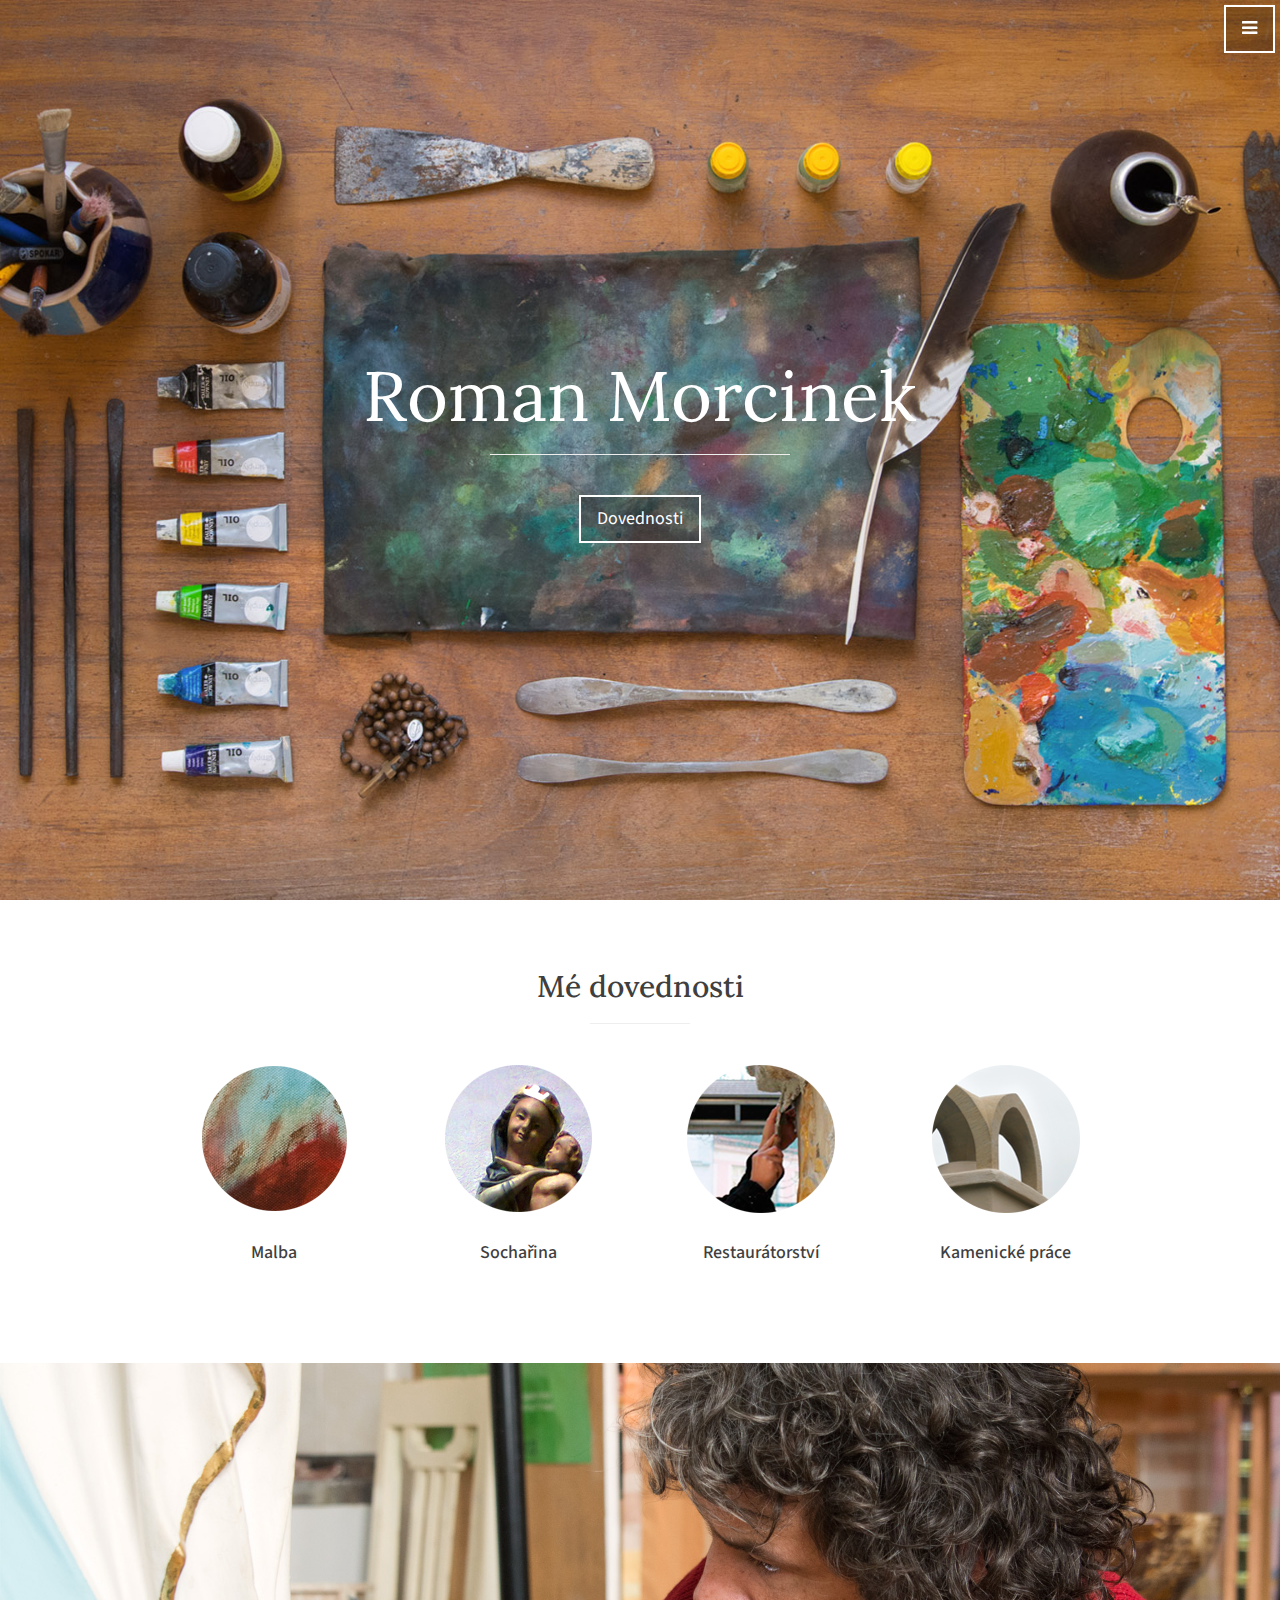
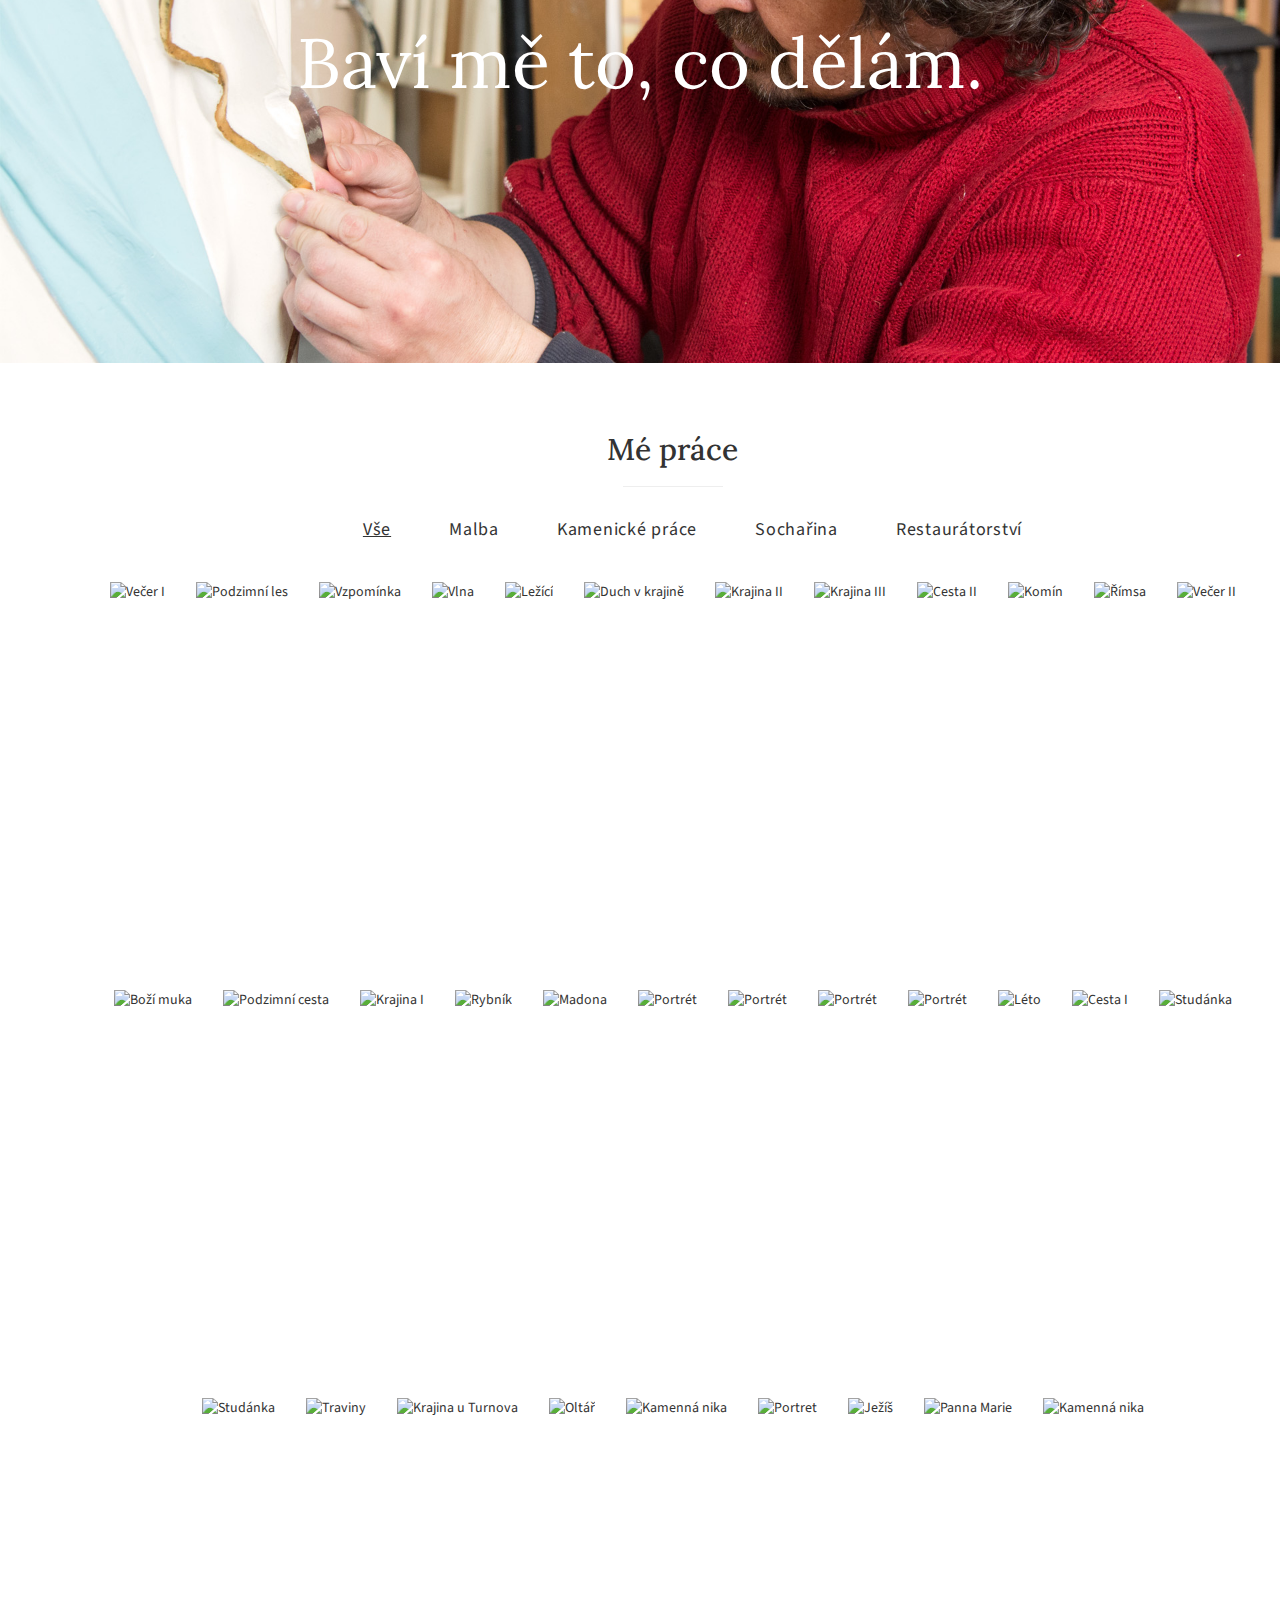
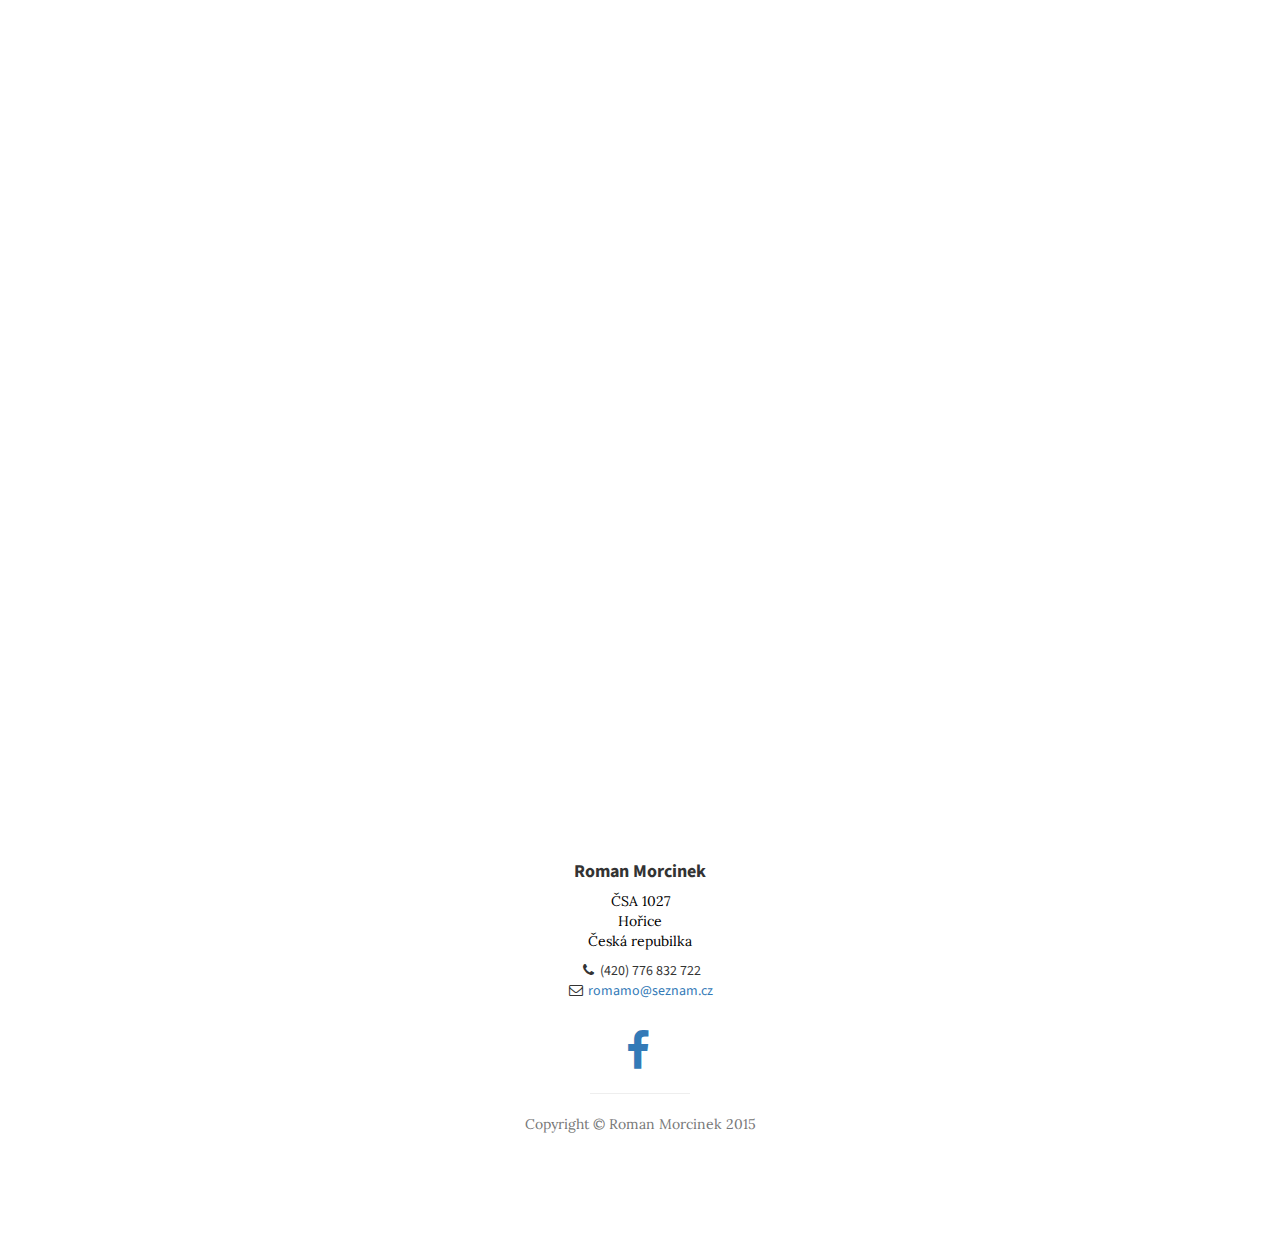
<file: index.html>
<!DOCTYPE html>
<html lang="en">

<head>

    <meta charset="utf-8">
    <meta http-equiv="X-UA-Compatible" content="IE=edge">
    <meta name="viewport" content="width=device-width, initial-scale=1">
    <meta name="description" content="">
    <meta name="author" content="">

    <title>Roman Morcinek</title>

    <!-- Bootstrap Core CSS -->
    <link href="css/bootstrap.min.css" rel="stylesheet">

    <!-- ColorBox CSS -->
    <link href="css/colorbox.css" rel="stylesheet">

    <!-- Custom CSS -->
    <link href="css/stylish-portfolio.css" rel="stylesheet">
    <link href="css/lightcase.css" rel="stylesheet">

    <!-- Custom Fonts -->
    <link href="font-awesome/css/font-awesome.min.css" rel="stylesheet" type="text/css">

    <link href="http://fonts.googleapis.com/css?family=Source+Sans+Pro:300,400,700,300italic,400italic,700italic"
          rel="stylesheet" type="text/css">

    <link href='http://fonts.googleapis.com/css?family=Lora:400,400italic&amp;subset=latin-ext' rel='stylesheet'
          type='text/css'>

    <script src="js/jquery.js"></script>
    <script src="js/jQuery.loadScroll.js"></script>
    <script src="js/jquery.colorbox.js"></script>
    <script src="js/CustomColorBoxControl.js"></script>
    <script>
        $(function () {
            $('img').loadScroll(500);
        });
    </script>


    <!-- HTML5 Shim and Respond.js IE8 support of HTML5 elements and media queries -->
    <!-- WARNING: Respond.js doesn't work if you view the page via file:// -->
    <!--[if lt IE 9]>
    <script src="https://oss.maxcdn.com/libs/html5shiv/3.7.0/html5shiv.js"></script>
    <script src="https://oss.maxcdn.com/libs/respond.js/1.4.2/respond.min.js"></script>

    <![endif]-->

</head>

<body>

<!-- Navigation -->
<a id="menu-toggle" href="#" class="btn btn-dark btn-lg toggle"><i class="fa fa-bars"></i></a>

<nav id="sidebar-wrapper">

    <ul class="sidebar-nav">
        <a id="menu-close" href="#" class="btn btn-light btn-lg pull-right toggle"><i class="fa fa-times"></i></a>
        <li class="sidebar-brand">
            <a href="#top">Roman Morcinek</a>
        </li>
        <hr id="podmenu">
        <li>
            <a href="#services">Dovednosti</a>
        </li>
        <li>
            <a href="#portfolio">Portfolio</a>
        </li>
        <li>
            <a href="#contact">Kontakt</a>
        </li>
    </ul>
</nav>

<!-- Header -->
<header id="top" class="header">
    <div class="text-vertical-center">
        <h1>Roman Morcinek</h1>
        <hr class="medium">
        <br>
        <a href="#services" class="btn btn-dark btn-lg">Dovednosti</a>
    </div>
</header>
<!--
 <section id="about" class="about">
     <div class="container">
         <div class="row">
             <div class="col-lg-12 text-center">
                 <h2>Jsem umělcem na volné noze.</h2>
                 <p class="lead">Zabývám se malbou, restaurátorstvím, sochařinou a kamenictvím.</a></p>
             </div>
         </div>
        /.row
     </div>
      /.container
 </section> -->


<!-- Services -->

<section id="services" class="services bg-primary">
    <div class="container">
        <div class="row text-center">
            <div class="col-lg-10 col-lg-offset-1">
                <h2>Mé dovednosti</h2>
                <hr class="small">
                <br>

                <div class="row">
                    <div class="col-md-3 col-sm-6">
                        <div class="service-item">
                            <img src="img/foto6.png" alt="Malba">
                            <br>
                            <br>
                            <h4>
                                Malba
                            </h4>

                            
                        </div>
                    </div>

                    <div class="col-md-3 col-sm-6">
                        <div class="service-item">
                            <img src="img/soch.png" alt="Sochařina">
                            <br>
                            <br>
                            <h4>
                               Sochařina
                            </h4>

                            
                            <!--<a href="img/bg.jpg" data-rel="lightcase" title="Your title">Your link description or thumb</a> -->
                        </div>
                    </div>

                    <div class="col-md-3 col-sm-6">
                        <div class="service-item">
                            <img src="img/rest.png" alt="Restaurátorství">
                            <br>
                            <br>
                            <h4>
                                Restaurátorství
                            </h4>

                           

                        </div>
                    </div>

                    <div class="col-md-3 col-sm-6">
                        <div class="service-item">
                            <img src="img/kamen.png" alt="Kamenictví">
                            <br>
                            <br>
                            <h4>
                               Kamenické práce
                            </h4>

                         
                        </div>
                    </div>
                </div>
                <!-- /.row (nested) -->
            </div>
            <!-- /.col-lg-10 -->
        </div>
        <!-- /.row -->
    </div>
    <!-- /.container -->
</section>

<!-- Callout -->
<aside class="callout">
    <div class="text-vertical-center">
        <h1>Baví mě to, co dělám.</h1>
    </div>
</aside>

<section id="portfolio">
    <div class="container gallery">

        <h2>Mé práce</h2>
        <hr class="small">
        <ul id="filters">
            <li class="filter " data-filter="all">Vše</li>
            <li class="filter " data-filter=".malba">Malba</li>
            <li class="filter " data-filter=".kamen">Kamenické práce</li>
            <li class="filter " data-filter=".soch">Sochařina</li>
            <li class="filter " data-filter=".rest">Restaurátorství</li>
        </ul>

        <div id="Container">
            
			<div class="group-to-show-in-colorBox">
                <span class="hidden-title">Večer I</span>
			<div class="item mix bc malba"><img data-src="img/galery/malba/foto1.jpg" alt="Večer I">
                <div class="hover">Večer I</div>
            </div>
			</div>
			
            <div class="group-to-show-in-colorBox">
                <span class="hidden-title">Podzimní les</span>
			<div class="item mix bc malba"><img data-src="img/galery/malba/foto2.jpg" alt="Podzimní les">
                <div class="hover">Podzimní les</div>
            </div>
			</div>
			

            <div class="group-to-show-in-colorBox">
                <span class="hidden-title">Vzpomínka</span>
			<div class="item mix bc malba"><img data-src="img/galery/malba/foto3.jpg" alt="Vzpomínka">
                <div class="hover">Vzpomínka</div>
            </div>			
			</div>
			

            <div class="group-to-show-in-colorBox">
                <span class="hidden-title">Vlna</span>
			<div class="item mix bc soch"><img data-src="img/galery/soch/1.jpg" alt="Vlna">
                <div class="hover">Vlna</div>
            </div>
			</div>
		
		    <div class="group-to-show-in-colorBox">
                <span class="hidden-title">Ležící</span>
			<div class="item mix bc soch"><img data-src="img/galery/soch/lezici.jpg" alt="Ležící">
                <div class="hover">Ležící</div>
            </div>
			</div>
			

            <div class="group-to-show-in-colorBox">
                <span class="hidden-title">Duch v krajině</span>
			<div class="item mix bc malba"><img data-src="img/galery/malba/foto4.jpg" alt="Duch v krajině">
                <div class="hover">Duch v krajině</div>
            </div>
			</div>

            <div class="group-to-show-in-colorBox">
                <span class="hidden-title">Krajina II</span>
			<div class="item mix bc malba"><img data-src="img/galery/malba/foto5.jpg" alt="Krajina II">
                <div class="hover">Krajina II</div>
            </div>
							</div>

            <div class="group-to-show-in-colorBox">
                <span class="hidden-title">Krajina III</span>
			<div class="item mix bc malba"><img data-src="img/galery/malba/foto6.jpg" alt="Krajina III">
                <div class="hover">Krajina III</div>
            </div>
							</div>

            <div class="group-to-show-in-colorBox">
                <span class="hidden-title">Hřbitov</span>
			<div class="item mix bc malba"><img data-src="img/galery/malba/foto7.jpg" alt="Cesta II">
                <div class="hover">Hřbitov</div>
            </div>
							</div>

            <div class="group-to-show-in-colorBox">
                <span class="hidden-title">Kamenná čepice (gotika)</span>
			<div class="item mix bc kamen"><img data-src="img/galery/kam/1.jpg" alt="Komín">
                <div class="hover">Kamenná čepice (gotika)</div>
            </div>
							</div>
		
		   <div class="group-to-show-in-colorBox">
                <span class="hidden-title">Římsa</span>
			<div class="item mix bc kamen"><img data-src="img/galery/kam/rimsa.jpg" alt="Římsa">
                <div class="hover">Římsa</div>
            </div>
							</div>

            <div class="group-to-show-in-colorBox">
                <span class="hidden-title">Večer II</span>
			<div class="item mix bc malba"><img data-src="img/galery/malba/foto8.jpg" alt="Večer II">
                <div class="hover">Večer II</div>
            </div>
							</div>

            <div class="group-to-show-in-colorBox">
                <span class="hidden-title">Boží muka</span>
			<div class="item mix bc malba"><img data-src="img/galery/malba/foto9.jpg" alt="Boží muka">
                <div class="hover">Boží muka</div>
            </div>
							</div>

            <div class="group-to-show-in-colorBox">
                <span class="hidden-title">Podzimní cesta</span>
			<div class="item mix bc malba"><img data-src="img/galery/malba/foto10.jpg" alt="Podzimní cesta">
                <div class="hover">Podzimní cesta</div>
            </div>
							</div>

            <div class="group-to-show-in-colorBox">
                <span class="hidden-title">Krajina I</span>
			<div class="item mix bc malba"><img data-src="img/galery/malba/foto11.jpg" alt="Krajina I">
                <div class="hover">Krajina I</div>
            </div>
							</div>

            <div class="group-to-show-in-colorBox">
                <span class="hidden-title">Rybník</span>
			<div class="item mix bc malba"><img data-src="img/galery/malba/foto12.jpg" alt="Rybník">
                <div class="hover">Rybník</div>
            </div>
							</div>

            <div class="group-to-show-in-colorBox">
                <span class="hidden-title">Madona</span>
			<div class="item mix bc soch"><img data-src="img/galery/soch/2.jpg" alt="Madona">
                <div class="hover">Madona</div>
            </div>
							</div>
			
			  <div class="group-to-show-in-colorBox">
                <span class="hidden-title">Portrét</span>
			<div class="item mix bc soch"><img data-src="img/galery/soch/3.jpg" alt="Portrét">
                <div class="hover">Portrét</div>
            </div>
							</div>
			
			 <div class="group-to-show-in-colorBox">
                <span class="hidden-title">Pieta</span>
			<div class="item mix bc soch"><img data-src="img/galery/soch/6.jpg" alt="Portrét">
                <div class="hover">Pieta</div>
            </div>
							</div>
			
			  <div class="group-to-show-in-colorBox">
                <span class="hidden-title">Portrét</span>
			<div class="item mix bc soch"><img data-src="img/galery/soch/4.jpg" alt="Portrét">
                <div class="hover">Portrét</div>
            </div>
							</div>
			
			  <div class="group-to-show-in-colorBox">
                <span class="hidden-title">Portrét</span>
			<div class="item mix bc soch"><img data-src="img/galery/soch/5.jpg" alt="Portrét">
                <div class="hover">Portrét</div>
            </div>
							</div>

            <div class="group-to-show-in-colorBox">
                <span class="hidden-title">Léto</span>
			<div class="item mix bc malba"><img data-src="img/galery/malba/foto13.jpg" alt="Léto">
                <div class="hover">Léto</div>
            </div>
							</div>

            <div class="group-to-show-in-colorBox">
                <span class="hidden-title">Cesta I</span>
			<div class="item mix bc malba"><img data-src="img/galery/malba/foto14.jpg" alt="Cesta I">
                <div class="hover">Cesta I</div>
            </div>
							</div>

            <div class="group-to-show-in-colorBox">
                <span class="hidden-title">Kropenka na svěcenou vodu</span>
			<div class="item mix bc kamen"><img data-src="img/galery/kam/2.jpg" alt="Studánka">
                <div class="hover">Kropenka na svěcenou vodu</div>
            </div>
							</div>
			
			 <div class="group-to-show-in-colorBox">
                <span class="hidden-title">Erb</span>
			<div class="item mix bc kamen"><img data-src="img/galery/kam/3.jpg" alt="Studánka">
                <div class="hover">Erb</div>
            </div>
							</div>

            <div class="group-to-show-in-colorBox">
                <span class="hidden-title">Traviny</span>
			<div class="item mix bc malba"><img data-src="img/galery/malba/foto15.jpg" alt="Traviny">
                <div class="hover">Traviny</div>
            </div>
							</div>

            <div class="group-to-show-in-colorBox">
                <span class="hidden-title">Krajina u Turnova</span>
			<div class="item mix bc malba"><img data-src="img/galery/malba/foto16.jpg" alt="Krajina u Turnova">
                <div class="hover">Krajina u Turnova</div>
            </div>
							</div>

            <div class="group-to-show-in-colorBox">
                <span class="hidden-title">Panna Maria Rušánská</span>
			<div class="item mix bc rest"><img data-src="img/galery/rest/1.jpg" alt="Oltář">
			<div class="hover">Panna Maria Rušánská</div>
            </div> <!-- nevhodná fotka, vložit výslednou práci -->
							</div>
			
			<div class="group-to-show-in-colorBox">
                <span class="hidden-title">Náhrobek</span>
				<div class="item mix bc rest"><img data-src="img/galery/rest/6.jpg" alt="Kamenná nika"><div class="hover">Náhrobek</div>
				</div>
			</div>

            <div class="group-to-show-in-colorBox">
                <span class="hidden-title">Portrét</span>
			<div class="item mix bc kamen"><img data-src="img/galery/kam/portret.jpg" alt="Portret">
			<div class="hover">Portrét</div>
            </div>
			</div>
			
			<!--
            Tohle je způsob, jak něco zobrazit v lightboxu, aniž by to interferovalo s čímkoliv jiným.
            - tahle customizace colorboxu je složená ze struktury tagů tady v indexu, a
            - - ze souboru js/CustomColorBoxControl.js kterej dela vetsinu pozadovany funkcionality
            - - z uprav v souboru css/colorbox.css, kde jsou na konci stylopisy veci, ktery tohle tady pouziva

            - Jeden div s class="group-to-show-in-colorBox" == jedna skupina pod sebou zobrazených fotek.
            - <div class="item *"> se zobrazí v galerii
            - <div class="item-hidden"> se zobrazí jen v colorboxu ve své skupině
            - <span class="hidden-title"> umožňuje nastavit nadpis skupiny, zobrazí se až v lightboxu
            - <div class="hidden-desc"> umožňuje přidat fotce delší popis
            - je potřeba zachovat zanořenou strukturu
            - - group
            - - - group - hidden title
            - - - group - item
            - - - group - item - hover
            - - - group - item - hidden-desc
            - - - group - item-hidden
            - - - group - item-hidden - hover
            - - - group - item-hidden - hidden-desc


            - stylopis k temhle custom vecem je uplne na konci souboru css/colorbox.css
            -->
            <div class="group-to-show-in-colorBox">
                <span class="hidden-title">Ježíš Kristus – Křepice u Hustopečí</span>

                <div class="item mix bc soch"><img data-src="img/galery/soch/22.jpg" alt="Ježíš">

                    <div class="hover">Ježíš Kristus – Křepice</div>
                    <div class="hidden-desc">Vypracování sochy
                    </div>
                </div>

               <div class="item-hidden"><img data-src="img/galery/soch/jezis/14.JPG" alt="Ježíš">
					<div class="hover">Hlava</div>
                    <div class="hidden-desc">
                    </div>
                </div>
				
				 <div class="item-hidden"><img data-src="img/galery/soch/jezis/16.jpg" alt="Ježíš">
					<div class="hover">Trup</div>
                    <div class="hidden-desc">
                    </div>
                </div>
				
				<div class="item-hidden"><img data-src="img/galery/soch/jezis/2.jpg" alt="Ježíš">
					<div class="hover">Tělo</div>
                    <div class="hidden-desc">
                    </div>
                </div>
           
				<div class="item-hidden"><img data-src="img/galery/soch/jezis/20.jpg" alt="Ježíš">
					<div class="hover">Realizace</div>
                    <div class="hidden-desc">
                    </div>
                </div>
			
			</div>
            

            <div class="group-to-show-in-colorBox">
                <span class="hidden-title">Panna Marie</span>
                    <div class="item mix bc rest"><img data-src="img/galery/rest/5.jpg" alt="Panna Marie">
                         <div class="hover">Panna Marie</div>
                    </div>
             </div>

            <div class="group-to-show-in-colorBox">
                <span class="hidden-title">Kamenná nika</span>
				<div class="item mix bc rest"><img data-src="img/galery/rest/nika.jpg" alt="Kamenná nika"><div class="hover">Kamenná nika</div>
				</div>
			</div>

        </div>
    </div>
</section>


<!-- Map -->
<section id="contact" class="map">
    <iframe class="mapa"
            src="https://www.google.com/maps/embed?pb=!1m18!1m12!1m3!1d2544.5881523650587!2d15.629093499999987!3d50.37423359999998!2m3!1f0!2f0!3f0!3m2!1i1024!2i768!4f13.1!3m3!1m2!1s0x470e9c7ffe796307%3A0xeb91a28ce2b1d1a7!2zxIxzbC4gYXJtw6FkeSAxMDI3LCA1MDggMDEgSG_FmWljZQ!5e0!3m2!1scs!2scz!4v1428142345418"></iframe>
    <br/>
    <!-- <small>
         <a href="https://maps.google.com/maps?f=q&amp;source=embed&amp;hl=en&amp;geocode=&amp;q=Twitter,+Inc.,+Market+Street,+San+Francisco,+CA&amp;aq=0&amp;oq=twitter&amp;sll=28.659344,-81.187888&amp;sspn=0.128789,0.264187&amp;ie=UTF8&amp;hq=Twitter,+Inc.,+Market+Street,+San+Francisco,+CA&amp;t=m&amp;z=15&amp;iwloc=A"></a>
     </small>
     </iframe> -->
</section>

<!-- Footer -->
<footer>
    <div class="container">
        <div class="row">
            <div class="col-lg-10 col-lg-offset-1 text-center">
                <h4><strong>Roman Morcinek</strong>
                </h4>

                <p>ČSA 1027<br>Hořice <br> Česká repubilka</p>
                <ul class="list-unstyled">
                    <li><i class="fa fa-phone fa-fw"></i> (420) 776 832 722</li>
                    <li><i class="fa fa-envelope-o fa-fw"></i>
                        <a href="mailto:romamo@seznam.cz">romamo@seznam.cz</a>
                    </li>
                </ul>
                <br>
                <ul class="list-inline">
                    <li>
                        <a href="#"><i class="fa fa-facebook fa-fw fa-3x"></i></a>
                    </li>

                </ul>
                <hr class="small">
                <p class="text-muted">Copyright &copy; Roman Morcinek 2015</p>
            </div>
        </div>
    </div>
</footer>

<!-- jQuery -->


<!-- Bootstrap Core JavaScript
<script src="js/bootstrap.min.js"></script> -->

<!-- Custom Theme JavaScript -->

<script src="js/menu.js"></script>
<script src="js/mixitup.js"></script>
<script src="js/script.js"></script>
<!-- <script type="text/javascript" src="js/lightcase.min.js"></script>

<script type="text/javascript">
 jQuery(document).ready(function($) {
     $('a[data-rel^=lightcase]').lightcase();
 });
</script>
-->


</body>

</html>
</file>
<file: css/colorbox.css>
/*
    Colorbox Core Style:
    The following CSS is consistent between example themes and should not be altered.
*/
#colorbox, #cboxOverlay, #cboxWrapper {
    position: absolute;
    top: 0;
    left: 0;
    z-index: 9999;
    overflow: hidden;
    -webkit-transform: translate3d(0, 0, 0);
}

#cboxWrapper {
    max-width: none;
}

#cboxOverlay {
    position: fixed;
    width: 100%;
    height: 100%;
}

#cboxMiddleLeft, #cboxBottomLeft {
    clear: left;
}

#cboxContent {
    position: relative;
}

#cboxLoadedContent {
    overflow: auto;
    -webkit-overflow-scrolling: touch;
}

#cboxTitle {
    margin: 0;
}

#cboxLoadingOverlay, #cboxLoadingGraphic {
    position: absolute;
    top: 0;
    left: 0;
    width: 100%;
    height: 100%;
}

#cboxPrevious, #cboxNext, #cboxClose, #cboxSlideshow {
    cursor: pointer;
}

.cboxPhoto {
    float: left;
    margin: auto;
    border: 0;
    display: block;
    max-width: none;
    -ms-interpolation-mode: bicubic;
}

.cboxIframe {
    width: 100%;
    height: 100%;
    display: block;
    border: 0;
    padding: 0;
    margin: 0;
}

#colorbox, #cboxContent, #cboxLoadedContent {
    box-sizing: content-box;
    -moz-box-sizing: content-box;
    -webkit-box-sizing: content-box;
}

/* 
    User Style:
    Change the following styles to modify the appearance of Colorbox.  They are
    ordered & tabbed in a way that represents the nesting of the generated HTML.
*/
#cboxOverlay {
    /*background: url(../img/overlay.png) repeat 0 0;
    opacity: 0.9;
    filter: alpha(opacity=90);*/
    background-color: rgba(230, 230, 230, 0.75);
}

#colorbox {
    outline: 0;
}

#cboxContent {
    background: #fff;
    overflow: hidden;
}

.cboxIframe {
    background: #fff;
}

#cboxError {
    padding: 50px;
    border: 1px solid #ccc;
}

#cboxLoadedContent {
    margin-bottom: 0.5em;
    text-align: center;
}

#cboxTitle {
    position: absolute;
    bottom: 4px;
    left: 0;
    text-align: center;
    width: 100%;
    color: #949494;
}

#cboxCurrent {
    position: absolute;
    bottom: 4px;
    left: 58px;
    color: #949494;
}

#cboxLoadingOverlay {
    background: url(../img/loading_background.png) no-repeat center center;
}

#cboxLoadingGraphic {
    background: url(../img/loading.gif) no-repeat center center;
}

/* these elements are buttons, and may need to have additional styles reset to avoid unwanted base styles */
#cboxPrevious, #cboxNext, #cboxSlideshow, #cboxClose {
    border: 0;
    padding: 0;
    margin: 0;
    overflow: visible;
    width: auto;
    background: none;
}

/* avoid outlines on :active (mouseclick), but preserve outlines on :focus (tabbed navigating) */
#cboxPrevious:active, #cboxNext:active, #cboxSlideshow:active, #cboxClose:active {
    outline: 0;
}

#cboxSlideshow {
    position: absolute;
    bottom: 4px;
    right: 30px;
    color: #0092ef;
}

#cboxPrevious {
    position: absolute;
    bottom: 0;
    left: 0;
    background: url(../img/controls.png) no-repeat -75px 0;
    width: 25px;
    height: 25px;
    text-indent: -9999px;
}

#cboxPrevious:hover {
    background-position: -75px -25px;
}

#cboxNext {
    position: absolute;
    bottom: 0;
    left: 27px;
    background: url(../img/controls.png) no-repeat -50px 0;
    width: 25px;
    height: 25px;
    text-indent: -9999px;
}

#cboxNext:hover {
    background-position: -50px -25px;
}

#cboxClose {
    position: absolute;
    top: 0;
    right: 0;
    width: 25px;
    height: 25px;
    text-indent: -9999px;
}

#cboxClose:hover {
    background-position: -25px -25px;
}

/*
  The following fixes a problem where IE7 and IE8 replace a PNG's alpha transparency with a black fill
  when an alpha filter (opacity change) is set on the element or ancestor element.  This style is not applied to or needed in IE9.
  See: http://jacklmoore.com/notes/ie-transparency-problems/
*/
.cboxIE #cboxTopLeft,
.cboxIE #cboxTopCenter,
.cboxIE #cboxTopRight,
.cboxIE #cboxBottomLeft,
.cboxIE #cboxBottomCenter,
.cboxIE #cboxBottomRight,
.cboxIE #cboxMiddleLeft,
.cboxIE #cboxMiddleRight {
    filter: progid:DXImageTransform.Microsoft.gradient(startColorstr=#00FFFFFF, endColorstr=#00FFFFFF);
}

/*
TADY JE STYLOPIS CUSTOM DODELANYCH VECI, KTERY SE DAJI V RAMCI MOZNOSTI MENIT
Naledujici stylopis je specificky pro colorbox na tehle strance a totalne custom
*/
/*wrapper zaviraciho tlacitka*/
#cboxCustomCloseWrapper {
    display: block;
    position: relative;
    width: 100%;
    height: 50px;
    bottom: 0;
    text-align: center;
    z-index: 9999999;
    padding: 30px;
    }

/*zaviraci tlacitko*/
#cboxCustomClose {
    text-align: center;
}

/*administrativni oddil skupiny k zobrazeni*/
/*POZOR TOHLE OVLIVNUJE I OBYCEJNY ZOBRAZENI GALERIE*/
.group-to-show-in-colorBox {
    display: inline-block;
}

/*Nadpis skupiny fotek*/
.hidden-title {
    /*normálně nezobrazovat, to až javascriptem v colorboxu*/
    display: none;
    /*další vlastnosti*/
    font-size: 2em;
    font-family: 'Lora', serif;
    padding-bottom: 1em;
    padding-top: 1em;
}

/*delsi popis fotek v colorboxu*/
.hidden-desc {
    /*normálně nezobrazovat, to až javascriptem v colorboxu*/
    display: none;
    /*další vlastnosti*/
    font-family: "Source Sans Pro", "Helvetica Neue", Helvetica, Arial, sans-serif;
    padding: 1em;
}
</file>
<file: css/stylish-portfolio.css>
html,
body {
    width: 100%;
    height: 100%;
}

body {
    font-family: "Source Sans Pro", "Helvetica Neue", Helvetica, Arial, sans-serif;
}

h2 {
    font-family: "Lora", serif;
}

p {
    font-family: "Lora", serif;
    color: black;
}

.text-vertical-center {
    display: table-cell;
    text-align: center;
    vertical-align: middle;
}

.text-vertical-center h1 {
    margin: 0;
    padding: 0;
    font-family: 'Lora', serif;
    color: white;
    font-size: 5em;
    font-weight: 200;
}

.text-vertical-center h3 {
    color: white;
    font-size: 1.8em;
    font-weight: 200;

}

hr.medium {
    max-width: 300px;
}

.bg-primary {
    background-color: #fff;
}

/* Custom Button Styles */
.col {
    padding-left: 600px;
}

.btn-dark {
    border-radius: 0;
    color: #ffffff;
    border-color: #ffffff;
    border-width: 2px;
    background-color: rgba(0, 0, 0, 0.2);
}

.btn-dark:hover,
.btn-dark:focus,
.btn-dark:active {
    color: #fff;
    background-color: rgba(0, 0, 0, 0.7);
}

.btn-light {
    border-radius: 0;
    color: #333;
    background-color: rgb(255, 255, 255);
}

.btn-light:hover,
.btn-light:focus,
.btn-light:active {
    color: #333;
    background-color: rgba(255, 255, 255, 0.8);
}

/* Custom Horizontal Rule */

hr.small {
    max-width: 100px;
}

/* Side Menu */

#sidebar-wrapper {
    z-index: 1000;
    position: fixed;
    right: 0;
    width: 300px;
    height: 100%;
    margin-right: -300px;
    overflow-y: auto;
    background: #1a1a1a;
    -webkit-transition: all 0.4s ease 0s;
    -moz-transition: all 0.4s ease 0s;
    -ms-transition: all 0.4s ease 0s;
    -o-transition: all 0.4s ease 0s;
    transition: all 0.4s ease 0s;
}

.sidebar-nav {
    position: absolute;
    top: 0;
    width: 300px;
    margin: 0;
    padding: 0;
    list-style: none;

}

.sidebar-nav li {
    text-indent: 20px;
    line-height: 40px;
    padding-right: 15px;
}

.sidebar-nav li a {
    display: block;
    text-decoration: none;
    text-align: center;
    font-size: 18px;
    color: #f3f3f3;
    margin-top: 10px;
    letter-spacing: 0.8px;
    font-weight: 200;
}

#podmenu {
    margin-top: 10px;
    max-width: 38%;
    opacity: 0.5;
}

.sidebar-nav li a:hover {
    text-decoration: none;
    color: #1a1a1a;
    background-color: #f3f3f3;
}

.sidebar-nav li a:active,
.sidebar-nav li a:focus {
    text-decoration: none;
}

.sidebar-nav > .sidebar-brand {
    font-size: 24px;
    font-family: "Lora", serif;
    letter-spacing: 0.5px;
    margin-top: 100px;
    text-align: center;

}

.sidebar-nav > .sidebar-brand a {
    color: #f3f3f3;
    font-size: 24px;

}

.sidebar-nav > .sidebar-brand a:hover {
    color: #b1b1b1;
    background: none;
}

#menu-toggle {
    z-index: 1;
    position: fixed;
    top: 0px;
    right: 0;
}

#sidebar-wrapper.active {
    right: 300px;
    width: 300px;
    -webkit-transition: all 0.4s ease 0s;
    -moz-transition: all 0.4s ease 0s;
    -ms-transition: all 0.4s ease 0s;
    -o-transition: all 0.4s ease 0s;
    transition: all 0.4s ease 0s;
}

.toggle {
    margin: 5px 5px 0 0;
}

/* Header */

.header {
    display: table;
    position: relative;
    width: 100%;
    height: 100%;
    background: url(../img/landing.jpg) no-repeat center center scroll;
    -webkit-background-size: cover;
    -moz-background-size: cover;
    background-size: cover;
    -o-background-size: cover;
}

/* About */

.about {
    padding: 50px 0;
}

/* Services */

.services {
    padding: 50px 0;
    color: #3f3f3f;
}

.service-item {
    margin-bottom: 50px;

}

/* Callout */

.callout {
    display: table;
    width: 100%;
    height: 600px;
    color: #fff;
    background: url(../img/callout.jpg) no-repeat center center scroll;
    -webkit-background-size: cover;
    -moz-background-size: cover;
    background-size: cover;
    -o-background-size: cover;
}

/* Portfolio */

.portfolio {
    padding: 50px 0;
}

.portfolio-item {
    margin-bottom: 30px;
}

.img-portfolio {
    margin: 0 auto;
}

.img-portfolio:hover {
    opacity: 0.8;
}

/* Call to Action */

.call-to-action {
    padding: 50px 0;
}

.call-to-action .btn {
    margin: 10px;
}

/* Map */

.map {
    margin-top: 60px;
    height: 500px;

}

.mapa {
    height: 500px;
    width: 100%;
    border-width: 0px;
    pointer-events: none;

}

.overlay {
    background: transparent;
    position: relative;
    width: 640px;
    height: 500px; /* your iframe height */
    top: 500px; /* your iframe height */
    margin-top: -500px; /* your iframe height */
}

@media (max-width: 768px) {
    .map {
        height: 75%;
    }
}

/* Footer */

footer {
    padding: 100px 0;
}

.cerna {
    color: #1e1e1e;
}

.gallery {
    padding-top: 50px;
    padding-left: 80px;
    width: 100%;
}

.container.gallery ul {
    display: block;
    text-align: center;
}

.container.gallery h2 {

    text-align: center;

}

.container.gallery li {
    text-align: center;
    margin-top: 10px;
    font-size: 18px;
    letter-spacing: 0.75px;
    list-style: none;
    display: inline-block;
    margin-left: 55px;
    margin-bottom: 15px;
}

.container.gallery li:first-of-type {
    margin-left: 0px;
}

.container.gallery li:hover {
    text-decoration: underline;
    cursor: pointer;
}

.container.gallery li.active {
    text-decoration: underline;
    cursor: pointer;
}

.container.gallery #Container {
    text-align: center;
}

.container.gallery .item {
    position: relative;
    display: none;
    width: auto;
    height: 380px;
    margin: 14px;
    overflow: hidden;
    cursor: pointer;
    vertical-align: top;
}

.container.gallery .item-hidden {
    display: none;
    border: 2px dotted red;
}

.container.gallery .item img {
    width: auto;
    height: 380px;
    vertical-align: top;
}

.container.gallery .item:hover .hover {
    bottom: 0px;
}

.container.gallery .item .hover {
    position: absolute;
    display: block;
    width: 100%;
    font-size: 19px;
    line-height: 24px;
    font-family: "Lora", serif;
    letter-spacing: 0.9px;

    padding-top: 18px;
    height: 60px;
    bottom: -100%;
    background-color: white;
    opacity: 0.9;
    color: black;
    transition: 0.5s;
}
</file>
<file: css/lightcase.css>
/*
 * Lightcase - jQuery Plugin
 * The smart and flexible Lightbox Plugin.
 *
 * @author		Cornel Boppart <cornel@bopp-art.com>
 * @copyright	Author
 *
 * @version		2.0.2 (23/02/2015)
 */

/* Import icon font */
@import url(font-lightcase.css);

/* Import breakpoint related styles */
@import url(lightcase-max-640.css);
@import url(lightcase-min-641.css);

@media screen {

	/* Overlay */
	#lightcase-overlay {
		display: none;
		width: 100%;
		height: 100%;

		position: fixed;
		z-index: 1000;
		top: 0;
		left: 0;
	}

	/* Loading */
	#lightcase-loading {
		position: fixed;
		z-index: 1001;
		top: 50%;
		left: 50%;

		margin-top: -0.5em;
		margin-left: -0.5em;

		opacity: 1;

		font-size: 32px;
		
		/* Fixes the icon wobble issue in firefox */
		-moz-transform-origin: 50% 53%;

		-webkit-animation: lightcase-loading-spin 0.5s infinite linear;
		-moz-animation: lightcase-loading-spin 0.5s infinite linear;
		-o-animation: lightcase-loading-spin 0.5s infinite linear;
		animation: lightcase-loading-spin 0.5s infinite linear;
	}

	/* Case */
	#lightcase-case {
		display: none;

		position: fixed;
		z-index: 1002;
		top: 50%;
		left: 50%;
	}

	/* Additional info */
	#lightcase-case .lightcase-info {
		/* 
		 * You can change to position "static" or "relative" instead, but consider
		 * that this height will be integrated and calculated
		 * to the maximum height additionally to the image height.
		 */
		position: absolute;

		padding-top: 15px;
	}

	#lightcase-case .lightcase-caption {
		clear: both;
	}
	#lightcase-case .lightcase-title,
	#lightcase-case .lightcase-caption {
		margin: 0;
		padding: 0;

		font-size: 17px;
		line-height: 1.5;
		font-weight: normal;
		text-overflow: ellipsis;
	}
	#lightcase-case .lightcase-caption {
		font-size: 13px;
	}
	#lightcase-case .lightcase-sequenceInfo {
		font-size: 11px;
	}

	/* Icons */
	[class*='lightcase-icon-'] {
		width: 1.123em;
		height: auto;

		/*
		 * For adjusting the icon size, just change the
		 * value for "font-size" here!
		 */
		font-size: 38px;
		line-height: 1;

		text-align: center;
		text-shadow: none;
	}
	a[class*='lightcase-icon-'],
	a[class*='lightcase-icon-']:focus {
		position: fixed;
		z-index: 9999;

		color: #aaa;

		-webkit-tap-highlight-color: rgba(0,0,0,0);

		-webkit-transition: color, opacity, ease-in-out 0.25s;
		-moz-transition: color, opacity, ease-in-out 0.25s;
		-o-transition: color, opacity, ease-in-out 0.25s;
		transition: color, opacity, ease-in-out 0.25s;
	}
	a[class*='lightcase-icon-']:hover {
		color: #fff;
	}
	a[class*='lightcase-icon-'] > span {
		display: inline-block;
		text-indent: -9999px;
	}

	/* For mobile (touch) devices */
	.lightcase-isMobileDevice #lightcase-case .lightcase-inlineWrap,
	.lightcase-isMobileDevice #lightcase-case[data-type=iframe] .lightcase-contentInner {
		overflow: auto;
		-webkit-overflow-scrolling: touch;
	}

	.lightcase-isMobileDevice.lightcase-open,
	.lightcase-isMobileDevice.lightcase-open body {
		max-width: 100%;
		max-height: 100%;
		overflow: hidden;
	}

	.lightcase-isMobileDevice #lightcase-nav a:hover {
		color: #aaa;
		text-shadow: none;
	}

}

/* Animation for loading spin icon */
@-webkit-keyframes lightcase-loading-spin {

	0% {
		-webkit-transform: rotate(0deg);
		-moz-transform: rotate(0deg);
		-o-transform: rotate(0deg);
		transform: rotate(0deg);
	}
	100% {
		-webkit-transform: rotate(359deg);
		-moz-transform: rotate(359deg);
		-o-transform: rotate(359deg);
		transform: rotate(359deg);
	}

}
@-moz-keyframes lightcase-loading-spin {

	0% {
		-webkit-transform: rotate(0deg);
		-moz-transform: rotate(0deg);
		-o-transform: rotate(0deg);
		transform: rotate(0deg);
	}
	100% {
		-webkit-transform: rotate(359deg);
		-moz-transform: rotate(359deg);
		-o-transform: rotate(359deg);
		transform: rotate(359deg);
	}

}
@-o-keyframes lightcase-loading-spin {

	0% {
		-webkit-transform: rotate(0deg);
		-moz-transform: rotate(0deg);
		-o-transform: rotate(0deg);
		transform: rotate(0deg);
	}
	100% {
		-webkit-transform: rotate(359deg);
		-moz-transform: rotate(359deg);
		-o-transform: rotate(359deg);
		transform: rotate(359deg);
	}

}
@-ms-keyframes lightcase-loading-spin {

	0% {
		-webkit-transform: rotate(0deg);
		-moz-transform: rotate(0deg);
		-o-transform: rotate(0deg);
		transform: rotate(0deg);
	}
	100% {
		-webkit-transform: rotate(359deg);
		-moz-transform: rotate(359deg);
		-o-transform: rotate(359deg);
		transform: rotate(359deg);
	}

}
@keyframes lightcase-loading-spin {

	0% {
		-webkit-transform: rotate(0deg);
		-moz-transform: rotate(0deg);
		-o-transform: rotate(0deg);
		transform: rotate(0deg);
	}
	100% {
		-webkit-transform: rotate(359deg);
		-moz-transform: rotate(359deg);
		-o-transform: rotate(359deg);
		transform: rotate(359deg);
	}

}
</file>
